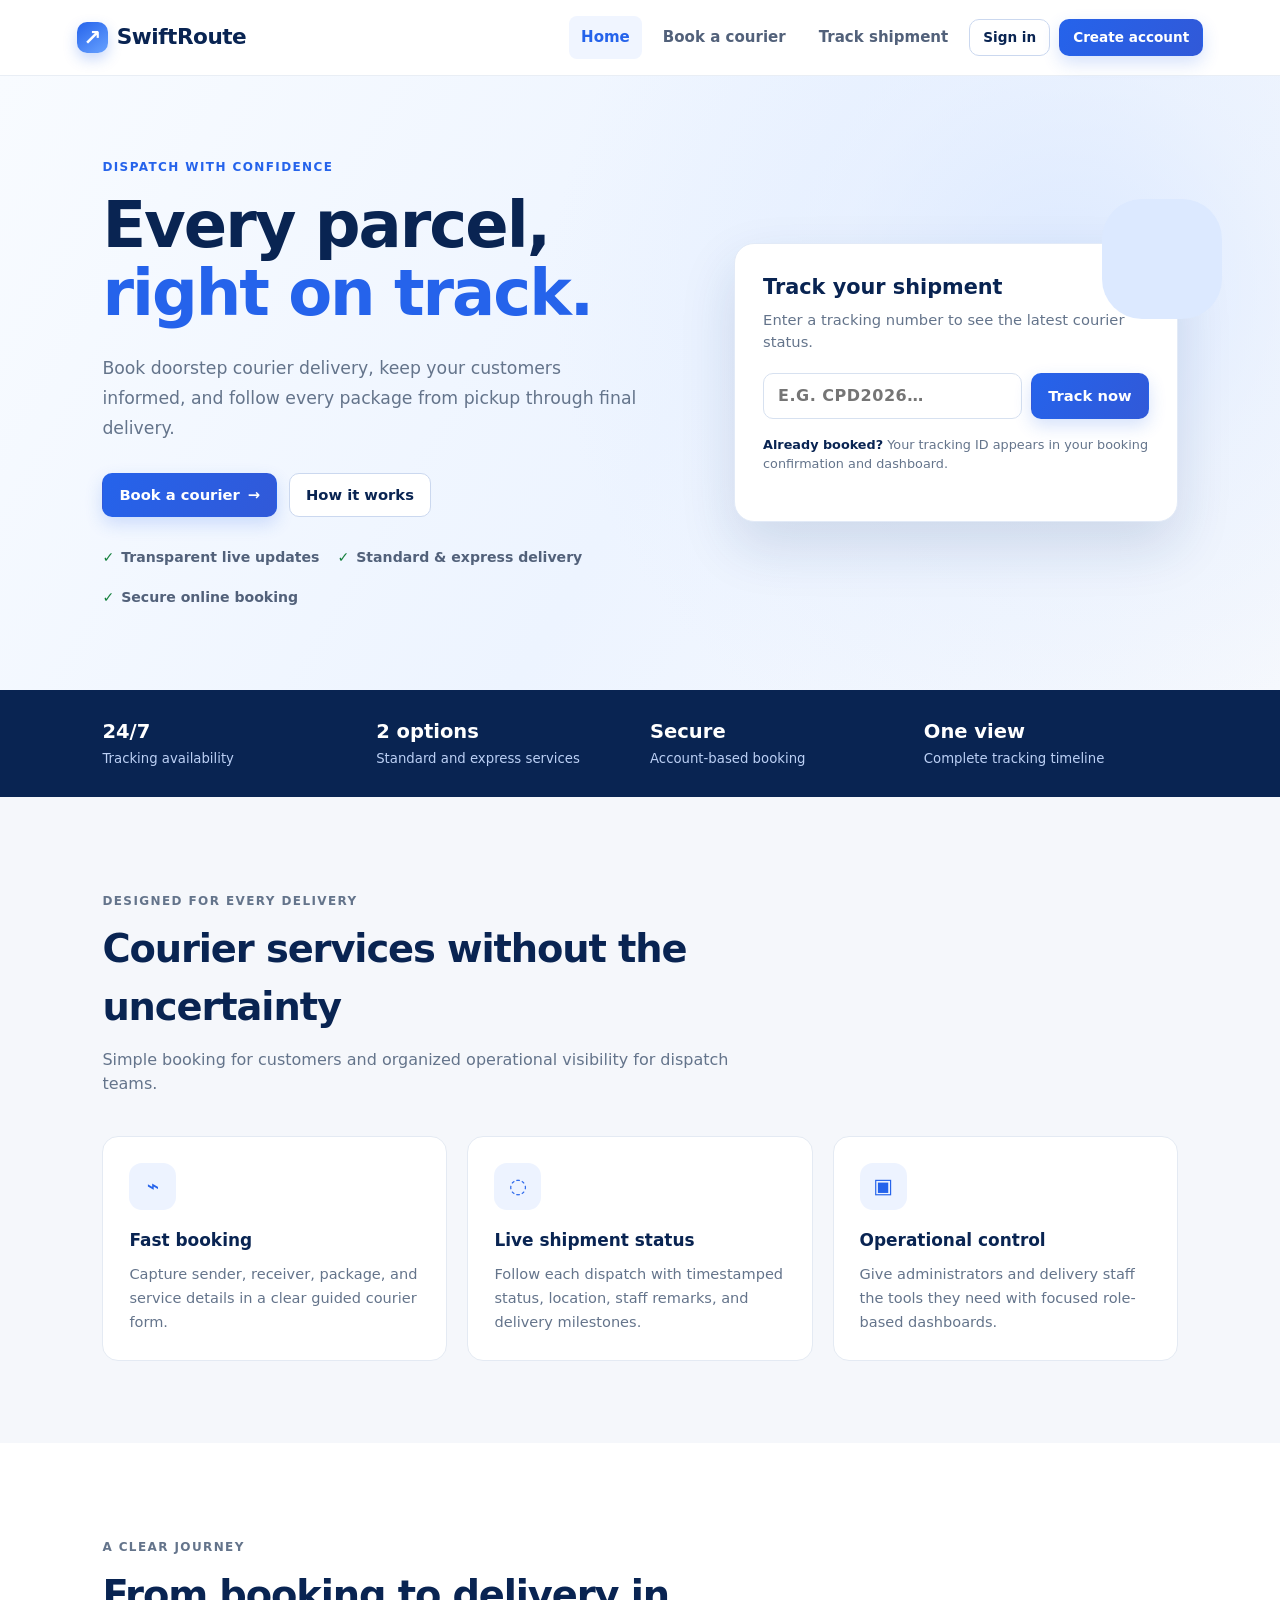
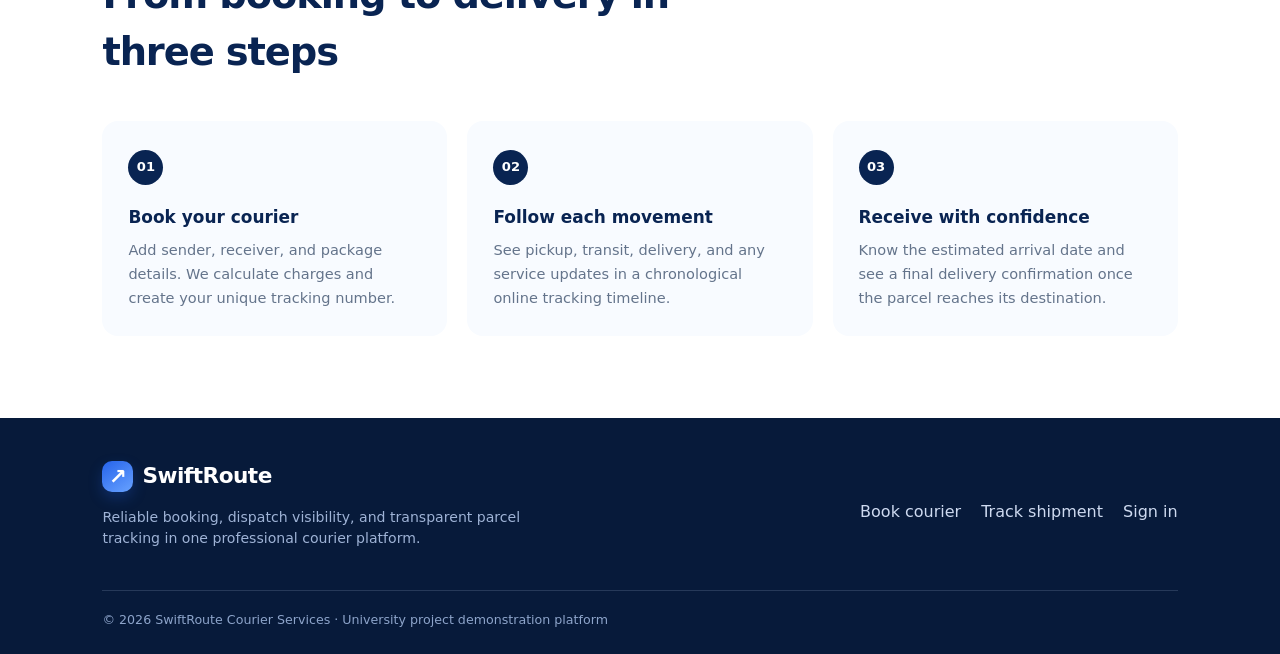
<file: frontend/index.html>
<!doctype html>
<html lang="en">
<head>
  <meta charset="utf-8">
  <meta name="viewport" content="width=device-width, initial-scale=1">
  <meta name="description" content="SwiftRoute courier package dispatch and tracking platform.">
  <title>SwiftRoute — Reliable courier dispatch and tracking</title>
  <link rel="stylesheet" href="css/style.css"><link rel="stylesheet" href="css/dashboard.css"><link rel="stylesheet" href="css/forms.css"><link rel="stylesheet" href="css/responsive.css">
  <script defer src="js/api.js"></script><script defer src="js/auth.js"></script><script defer src="js/main.js"></script>
</head>
<body data-layout="public" data-page="index">
  <div id="site-shell"></div>
  <main>
    <section class="hero">
      <div class="hero-copy">
        <p class="eyebrow">Dispatch with confidence</p>
        <h1>Every parcel, <span>right on track.</span></h1>
        <p class="hero-subtitle">Book doorstep courier delivery, keep your customers informed, and follow every package from pickup through final delivery.</p>
        <div class="hero-actions"><a class="button" href="book-courier.html">Book a courier <span>→</span></a><a class="button button-outline" href="#how-it-works">How it works</a></div>
        <div class="hero-points"><span>Transparent live updates</span><span>Standard & express delivery</span><span>Secure online booking</span></div>
      </div>
      <aside class="track-panel" aria-label="Track a shipment">
        <h2>Track your shipment</h2><p>Enter a tracking number to see the latest courier status.</p>
        <form class="track-form" data-track-redirect>
          <input name="tracking" autocomplete="off" placeholder="e.g. CPD2026…" aria-label="Tracking number">
          <button class="button" type="submit">Track now</button>
        </form>
        <p class="track-help"><strong>Already booked?</strong> Your tracking ID appears in your booking confirmation and dashboard.</p>
      </aside>
    </section>
    <section class="trust-strip" aria-label="Courier service highlights"><div class="trust-item"><strong>24/7</strong><span>Tracking availability</span></div><div class="trust-item"><strong>2 options</strong><span>Standard and express services</span></div><div class="trust-item"><strong>Secure</strong><span>Account-based booking</span></div><div class="trust-item"><strong>One view</strong><span>Complete tracking timeline</span></div></section>
    <section class="section" id="services"><div class="section-heading"><p class="eyebrow">Designed for every delivery</p><h2>Courier services without the uncertainty</h2><p>Simple booking for customers and organized operational visibility for dispatch teams.</p></div><div class="service-grid"><article class="service-card"><div class="service-icon">⌁</div><h3>Fast booking</h3><p>Capture sender, receiver, package, and service details in a clear guided courier form.</p></article><article class="service-card"><div class="service-icon">◌</div><h3>Live shipment status</h3><p>Follow each dispatch with timestamped status, location, staff remarks, and delivery milestones.</p></article><article class="service-card"><div class="service-icon">▣</div><h3>Operational control</h3><p>Give administrators and delivery staff the tools they need with focused role-based dashboards.</p></article></div></section>
    <section class="section section-alt" id="how-it-works"><div class="section-heading"><p class="eyebrow">A clear journey</p><h2>From booking to delivery in three steps</h2></div><div class="steps-grid"><article class="step-card"><div class="step-no">01</div><h3>Book your courier</h3><p>Add sender, receiver, and package details. We calculate charges and create your unique tracking number.</p></article><article class="step-card"><div class="step-no">02</div><h3>Follow each movement</h3><p>See pickup, transit, delivery, and any service updates in a chronological online tracking timeline.</p></article><article class="step-card"><div class="step-no">03</div><h3>Receive with confidence</h3><p>Know the estimated arrival date and see a final delivery confirmation once the parcel reaches its destination.</p></article></div></section>
  </main>
  <footer id="site-footer"></footer>
</body>
</html>
</file>
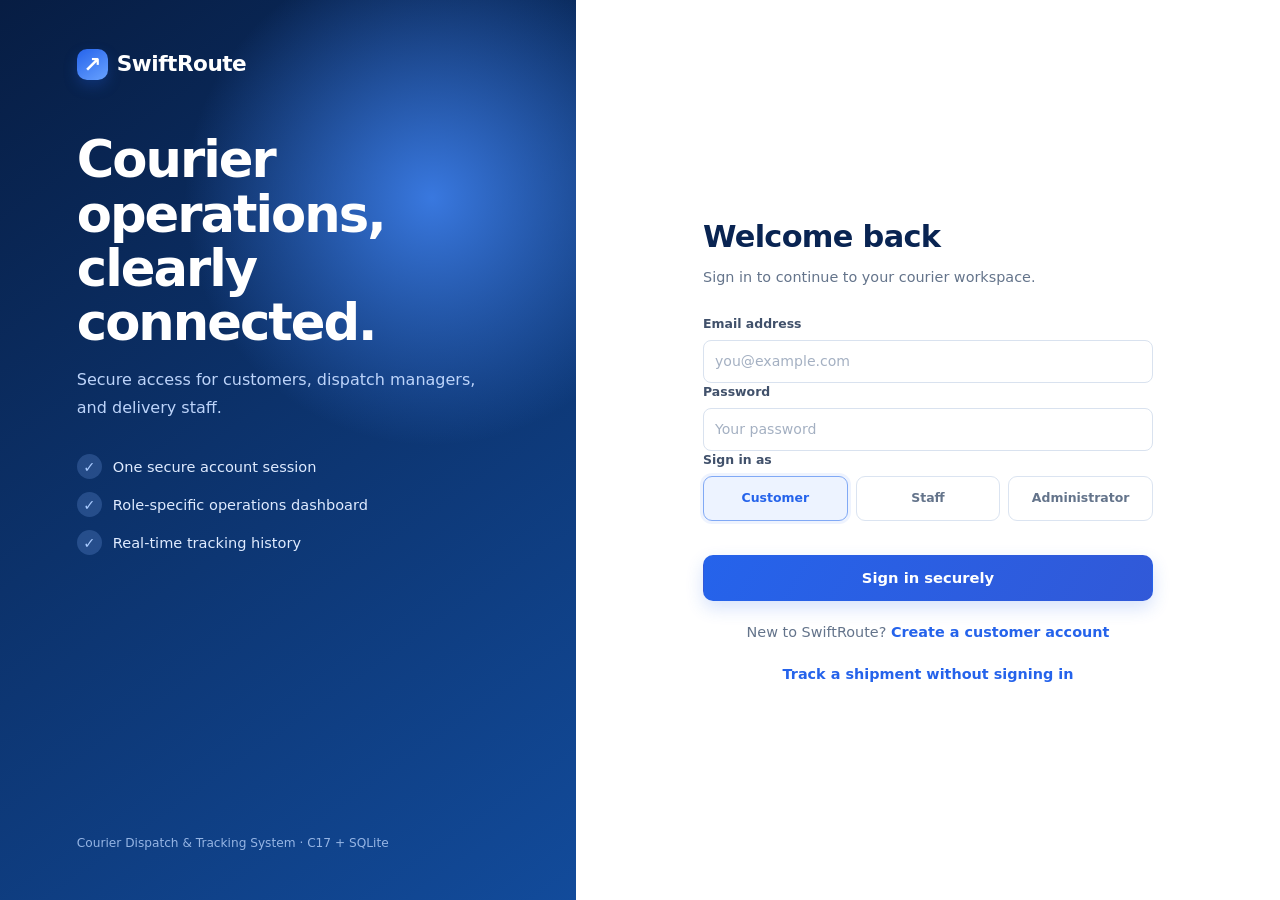
<file: frontend/login.html>
<!doctype html>
<html lang="en"><head><meta charset="utf-8"><meta name="viewport" content="width=device-width, initial-scale=1"><title>Sign in — SwiftRoute</title><link rel="stylesheet" href="css/style.css"><link rel="stylesheet" href="css/forms.css"><link rel="stylesheet" href="css/responsive.css"><script defer src="js/api.js"></script><script defer src="js/auth.js"></script><script defer src="js/main.js"></script><script>window.addEventListener('DOMContentLoaded', function () { if (window.Auth && typeof window.Auth.initLogin === 'function') { window.Auth.initLogin(); } });</script></head>
<body><main class="auth-page"><aside class="auth-aside"><div><a class="brand" href="index.html"><span class="brand-mark">↗</span><span>SwiftRoute</span></a><h1>Courier operations, clearly connected.</h1><p>Secure access for customers, dispatch managers, and delivery staff.</p><div class="auth-list"><div><span>✓</span>One secure account session</div><div><span>✓</span>Role-specific operations dashboard</div><div><span>✓</span>Real-time tracking history</div></div></div><small class="auth-note">Courier Dispatch & Tracking System · C17 + SQLite</small></aside><section class="auth-main"><form class="auth-form-card" id="login-form"><h2>Welcome back</h2><p>Sign in to continue to your courier workspace.</p><div class="form-field"><label>Email address</label><input type="email" name="email" autocomplete="email" required placeholder="you@example.com"></div><div class="form-field"><label>Password</label><input type="password" name="password" autocomplete="current-password" required placeholder="Your password"></div><div class="form-field"><label>Sign in as</label><div class="role-select"><label><input type="radio" name="role" value="CUSTOMER" checked><span>Customer</span></label><label><input type="radio" name="role" value="STAFF"><span>Staff</span></label><label><input type="radio" name="role" value="ADMIN"><span>Administrator</span></label></div></div><button class="button" type="submit">Sign in securely</button><p class="auth-switch">New to SwiftRoute? <a href="register.html">Create a customer account</a></p><p class="auth-switch"><a href="track.html">Track a shipment without signing in</a></p></form></section></main></body></html>
</file>
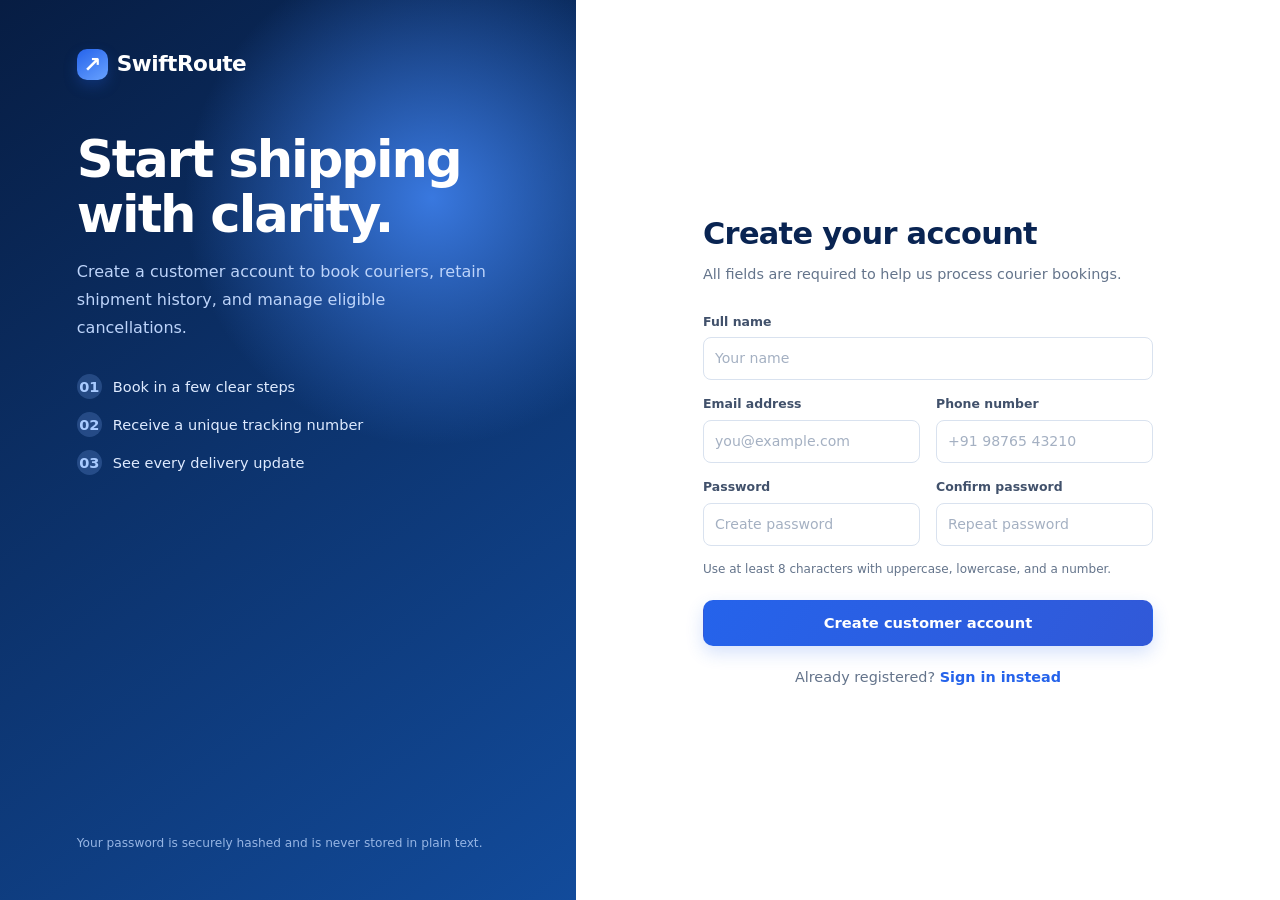
<file: frontend/register.html>
<!doctype html>
<html lang="en"><head><meta charset="utf-8"><meta name="viewport" content="width=device-width, initial-scale=1"><title>Create account — SwiftRoute</title><link rel="stylesheet" href="css/style.css"><link rel="stylesheet" href="css/forms.css"><link rel="stylesheet" href="css/responsive.css"><script defer src="js/api.js"></script><script defer src="js/auth.js"></script><script defer src="js/main.js"></script><script>window.addEventListener('DOMContentLoaded', function () { if (window.Auth && typeof window.Auth.initRegister === 'function') { window.Auth.initRegister(); } });</script></head>
<body><main class="auth-page"><aside class="auth-aside"><div><a class="brand" href="index.html"><span class="brand-mark">↗</span><span>SwiftRoute</span></a><h1>Start shipping with clarity.</h1><p>Create a customer account to book couriers, retain shipment history, and manage eligible cancellations.</p><div class="auth-list"><div><span>01</span>Book in a few clear steps</div><div><span>02</span>Receive a unique tracking number</div><div><span>03</span>See every delivery update</div></div></div><small class="auth-note">Your password is securely hashed and is never stored in plain text.</small></aside><section class="auth-main"><form class="auth-form-card" id="register-form"><h2>Create your account</h2><p>All fields are required to help us process courier bookings.</p><div class="form-grid"><div class="form-field span-2"><label>Full name</label><input name="name" autocomplete="name" required minlength="2" maxlength="120" placeholder="Your name"></div><div class="form-field"><label>Email address</label><input type="email" name="email" autocomplete="email" required placeholder="you@example.com"></div><div class="form-field"><label>Phone number</label><input type="tel" name="phone" autocomplete="tel" required placeholder="+91 98765 43210"></div><div class="form-field"><label>Password</label><input type="password" name="password" autocomplete="new-password" required minlength="8" placeholder="Create password"></div><div class="form-field"><label>Confirm password</label><input type="password" name="confirm_password" autocomplete="new-password" required minlength="8" placeholder="Repeat password"></div></div><p style="color:var(--muted);font-size:.75rem;margin:14px 0">Use at least 8 characters with uppercase, lowercase, and a number.</p><button class="button" type="submit">Create customer account</button><p class="auth-switch">Already registered? <a href="login.html">Sign in instead</a></p></form></section></main></body></html>
</file>
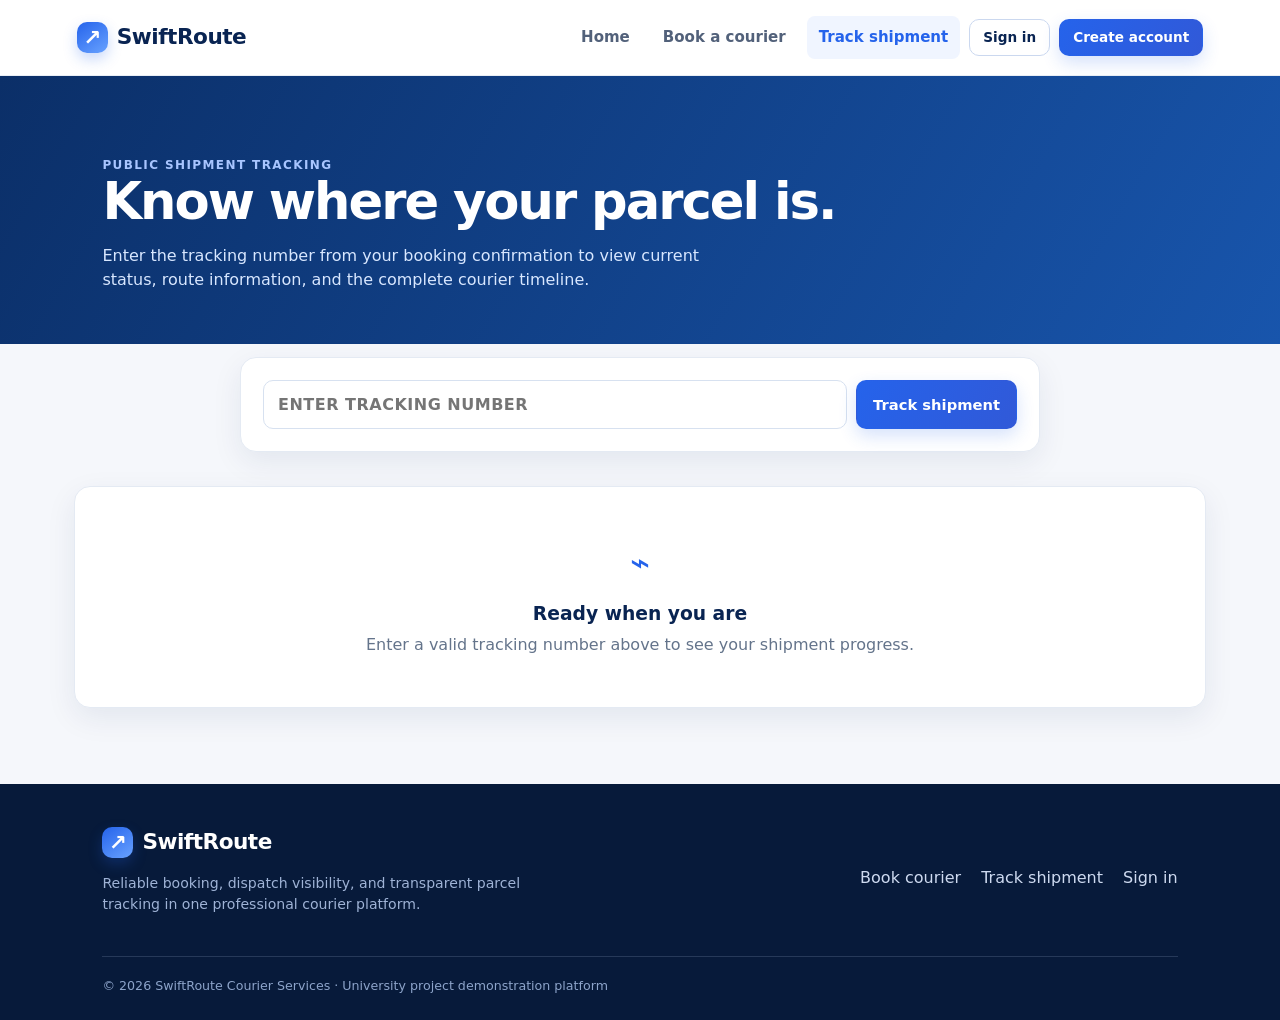
<file: frontend/track.html>
<!doctype html>
<html lang="en"><head><meta charset="utf-8"><meta name="viewport" content="width=device-width, initial-scale=1"><meta name="description" content="Track a SwiftRoute courier shipment in real time."><title>Track shipment — SwiftRoute</title><link rel="stylesheet" href="css/style.css"><link rel="stylesheet" href="css/dashboard.css"><link rel="stylesheet" href="css/forms.css"><link rel="stylesheet" href="css/responsive.css"><script defer src="js/api.js"></script><script defer src="js/auth.js"></script><script defer src="js/main.js"></script><script defer src="js/tracking.js"></script></head>
<body data-layout="public" data-page="track"><div id="site-shell"></div><main><section class="page-hero"><p class="eyebrow">Public shipment tracking</p><h1>Know where your parcel is.</h1><p>Enter the tracking number from your booking confirmation to view current status, route information, and the complete courier timeline.</p></section><section class="page-container"><section class="card tracking-search-card"><form id="tracking-form" class="track-form"><input id="tracking-number" name="tracking" autocomplete="off" placeholder="Enter tracking number" aria-label="Tracking number"><button class="button" type="submit">Track shipment</button></form></section><section id="tracking-result" class="card"><div class="empty-state"><div class="empty-icon">⌁</div><h3>Ready when you are</h3><p>Enter a valid tracking number above to see your shipment progress.</p></div></section></section></main><footer id="site-footer"></footer></body></html>
</file>
<file: frontend/css/style.css>
/* SwiftRoute public site foundation */
:root {
  --navy: #092452;
  --navy-2: #0e3574;
  --blue: #2563eb;
  --royal: #3159d8;
  --sky: #eaf1ff;
  --ink: #182338;
  --muted: #64748b;
  --line: #e4eaf3;
  --bg: #f5f7fb;
  --card: #ffffff;
  --success: #15803d;
  --success-bg: #eaf8ef;
  --warning: #c76a05;
  --warning-bg: #fff5e5;
  --danger: #c93344;
  --danger-bg: #fff0f1;
  --shadow: 0 10px 30px rgba(16, 42, 88, .08);
  --radius: 16px;
  --radius-sm: 10px;
}
* { box-sizing: border-box; }
html { scroll-behavior: smooth; }
body { margin: 0; min-width: 320px; color: var(--ink); background: var(--bg); font-family: Inter, ui-sans-serif, system-ui, -apple-system, BlinkMacSystemFont, "Segoe UI", sans-serif; line-height: 1.5; }
a { color: inherit; text-decoration: none; }
button, input, select, textarea { font: inherit; }
button { cursor: pointer; }
button:disabled { cursor: wait; opacity: .7; }
.public-header { height: 76px; padding: 0 clamp(20px, 6vw, 96px); background: rgba(255,255,255,.94); backdrop-filter: blur(14px); border-bottom: 1px solid rgba(228,234,243,.8); display: flex; align-items: center; gap: 28px; position: sticky; top: 0; z-index: 20; }
.brand { color: var(--navy); font-weight: 800; letter-spacing: -.5px; font-size: 1.35rem; display: inline-flex; align-items: center; gap: 9px; white-space: nowrap; }
.brand-mark { width: 31px; height: 31px; background: linear-gradient(145deg, var(--blue), #68a2ff); color: white; display: inline-grid; place-items: center; border-radius: 10px; font-weight: 900; box-shadow: 0 6px 14px rgba(37,99,235,.25); }
.public-nav { display: flex; align-items: center; gap: 9px; margin-left: auto; }
.public-nav > a:not(.button) { color: #52617a; font-size: .94rem; font-weight: 650; padding: 10px 12px; border-radius: 8px; }
.public-nav > a:not(.button):hover, .public-nav > a.active { color: var(--blue); background: #f0f5ff; }
.nav-toggle { display: none; margin-left: auto; border: 0; background: none; color: var(--navy); font-size: 1.3rem; }
.button { min-height: 42px; display: inline-flex; align-items: center; justify-content: center; gap: 8px; padding: 10px 16px; border: 1px solid transparent; border-radius: 10px; color: #fff; background: linear-gradient(120deg, var(--blue), var(--royal)); font-size: .92rem; font-weight: 750; box-shadow: 0 7px 17px rgba(37,99,235,.19); transition: transform .18s ease, box-shadow .18s ease, background .18s ease; }
.button:hover:not(:disabled) { transform: translateY(-1px); box-shadow: 0 10px 21px rgba(37,99,235,.28); }
.button-small { min-height: 36px; padding: 7px 13px; font-size: .85rem; }
.button-outline { border-color: #cbd8ef; color: var(--navy); background: #fff; box-shadow: none; }
.button-outline:hover:not(:disabled) { background: #f2f6ff; }
.button-secondary { color: var(--navy); background: #e8efff; box-shadow: none; }
.button-danger { background: var(--danger); box-shadow: 0 7px 17px rgba(201,51,68,.16); }
.button-success { background: var(--success); box-shadow: 0 7px 17px rgba(21,128,61,.16); }
.button-ghost { background: transparent; color: var(--blue); box-shadow: none; padding-inline: 8px; }
.button-ghost:hover { background: #edf4ff; }
.hero { min-height: 610px; padding: 82px clamp(20px, 8vw, 128px); display: grid; grid-template-columns: minmax(0,1.1fr) minmax(320px,.9fr); align-items: center; gap: clamp(35px, 7vw, 110px); background: radial-gradient(circle at 83% 35%, #dce9ff 0, rgba(220,233,255,.35) 20%, transparent 45%), linear-gradient(120deg,#f8fbff 0%,#edf4ff 53%,#f7f9fd 100%); overflow: hidden; }
.hero-copy { max-width: 690px; }
.eyebrow { color: var(--blue); text-transform: uppercase; letter-spacing: 1.4px; font-weight: 800; font-size: .75rem; margin: 0 0 16px; }
h1 { letter-spacing: -2px; line-height: 1.06; font-size: clamp(2.5rem, 5vw, 4.5rem); margin: 0; color: var(--navy); }
.hero h1 span { color: var(--blue); }
.hero-subtitle { font-size: 1.08rem; color: var(--muted); line-height: 1.75; margin: 25px 0 30px; max-width: 600px; }
.hero-actions { display: flex; flex-wrap: wrap; gap: 12px; }
.hero-points { display: flex; flex-wrap: wrap; gap: 18px; margin-top: 30px; color: #52617a; font-size: .88rem; font-weight: 650; }
.hero-points span::before { content: '✓'; color: var(--success); font-weight: 900; margin-right: 7px; }
.track-panel { background: white; border: 1px solid #e2eaf7; border-radius: 20px; padding: 28px; box-shadow: 0 24px 55px rgba(18,55,112,.14); position: relative; }
.track-panel::before { content: ''; width: 120px; height: 120px; border-radius: 40px; position: absolute; right: -45px; top: -45px; background: #dce9ff; z-index: 0; }
.track-panel > * { position: relative; z-index: 1; }
.track-panel h2 { margin: 0 0 5px; color: var(--navy); font-size: 1.3rem; }
.track-panel p { color: var(--muted); margin: 0 0 20px; font-size: .92rem; }
.track-form { display: flex; gap: 9px; }
.track-form input { min-width: 0; flex: 1; height: 46px; padding: 0 14px; border: 1px solid #d7e1f0; border-radius: 10px; outline: none; text-transform: uppercase; font-weight: 650; letter-spacing: .5px; }
.track-form input:focus { border-color: var(--blue); box-shadow: 0 0 0 3px rgba(37,99,235,.12); }
.track-help { margin-top: 16px !important; font-size: .8rem !important; }
.track-help strong { color: var(--navy); }
.section { padding: 82px clamp(20px, 8vw, 128px); }
.section-alt { background: #fff; }
.section-heading { max-width: 650px; margin-bottom: 40px; }
.section-heading .eyebrow { margin-bottom: 10px; }
.section-heading h2 { margin: 0; font-size: clamp(1.8rem, 3vw, 2.55rem); letter-spacing: -1.1px; color: var(--navy); }
.section-heading p { color: var(--muted); margin: 13px 0 0; }
.service-grid, .steps-grid { display: grid; grid-template-columns: repeat(3, 1fr); gap: 20px; }
.service-card, .step-card { background: #fff; border: 1px solid var(--line); padding: 26px; border-radius: var(--radius); transition: transform .2s, box-shadow .2s; }
.service-card:hover { transform: translateY(-4px); box-shadow: var(--shadow); }
.service-icon { width: 47px; height: 47px; background: #edf3ff; color: var(--blue); border-radius: 13px; display: grid; place-items: center; font-size: 1.3rem; font-weight: 900; margin-bottom: 18px; }
.service-card h3, .step-card h3 { color: var(--navy); font-size: 1.06rem; margin: 0 0 8px; }
.service-card p, .step-card p { margin: 0; color: var(--muted); font-size: .91rem; line-height: 1.65; }
.step-card { position: relative; background: #f8fbff; border: 0; padding-top: 29px; }
.step-no { display: grid; place-items: center; width: 35px; height: 35px; border-radius: 50%; background: var(--navy); color: white; font-size: .82rem; font-weight: 800; margin-bottom: 20px; }
.trust-strip { display: grid; grid-template-columns: repeat(4,1fr); gap: 20px; padding: 27px clamp(20px, 8vw, 128px); background: var(--navy); color: white; }
.trust-item strong { display: block; font-size: 1.22rem; }
.trust-item span { color: #bcd0f5; font-size: .83rem; }
.site-footer { background: #071a3a; color: #cedaf0; padding: 42px clamp(20px, 8vw, 128px) 24px; }
.footer-top { display: flex; justify-content: space-between; gap: 30px; border-bottom: 1px solid rgba(197,215,245,.16); padding-bottom: 27px; }
.site-footer .brand { color: white; }
.site-footer p { color: #9fb3d6; max-width: 450px; font-size: .88rem; }
.footer-links { display: flex; gap: 20px; align-items: center; flex-wrap: wrap; }
.footer-links a:hover { color: white; }
.footer-bottom { font-size: .79rem; color: #8da4ca; padding-top: 20px; }
.page-hero { padding: 64px clamp(20px, 8vw, 128px) 52px; background: linear-gradient(120deg,#0b2f68,#1855ac); color: white; }
.page-hero .eyebrow { color: #a8c5ff; }
.page-hero h1 { color: white; font-size: clamp(2.1rem,4vw,3.4rem); }
.page-hero p { color: #d8e7ff; max-width: 610px; margin: 16px 0 0; }
.page-container { max-width: 1180px; padding: 42px 24px 76px; margin: 0 auto; }
.card { background: var(--card); border: 1px solid var(--line); box-shadow: var(--shadow); border-radius: var(--radius); }
.loading-block { min-height: 170px; display: grid; place-items: center; color: var(--muted); }
.spinner { display: inline-block; width: 15px; height: 15px; margin-right: 6px; border: 2px solid currentColor; border-right-color: transparent; border-radius: 50%; animation: spin .7s linear infinite; vertical-align: -2px; }
@keyframes spin { to { transform: rotate(360deg); } }
.toast-holder { position: fixed; right: 20px; top: 90px; z-index: 100; width: min(390px, calc(100vw - 40px)); display: grid; gap: 10px; }
.toast { padding: 13px 14px; border-radius: 11px; box-shadow: 0 12px 30px rgba(15,23,42,.16); background: white; border-left: 4px solid var(--blue); display: grid; grid-template-columns: 23px 1fr 20px; gap: 9px; align-items: center; font-size: .9rem; animation: slideIn .22s ease-out; }
.toast-success { border-color: var(--success); }.toast-error { border-color: var(--danger); }.toast-mark { font-weight: 900; color: var(--blue); }.toast-success .toast-mark { color: var(--success); }.toast-error .toast-mark { color: var(--danger); }.toast button { border: 0; background: none; font-size: 1.2rem; color: var(--muted); padding: 0; }
@keyframes slideIn { from { transform: translateX(18px); opacity: 0; } to { transform: none; opacity: 1; } }
.empty-state { min-height: 220px; display: grid; place-content: center; text-align: center; padding: 30px; color: var(--muted); }.empty-state h3 { color: var(--navy); margin: 12px 0 5px; }.empty-state p { margin: 0; }.empty-icon { font-size: 2.1rem; color: var(--blue); }
</file>
<file: frontend/css/dashboard.css>
/* Dashboard shell, data views, status timeline, and management controls */
.app-layout { min-height: 100vh; display: grid; grid-template-columns: 255px minmax(0,1fr); }
.sidebar { position: fixed; inset: 0 auto 0 0; width: 255px; padding: 24px 14px 17px; background: linear-gradient(180deg,#071d43,#0a2e68); color: #c5d7f5; display: flex; flex-direction: column; z-index: 30; box-shadow: 3px 0 18px rgba(5,28,72,.1); }
.sidebar-brand { color: #fff; padding: 0 11px; margin-bottom: 23px; }.sidebar-brand .brand-mark { background: linear-gradient(145deg,#4c88ff,#93b6ff); }
.sidebar-role { margin: 0 10px 13px; color: #88a9dc; font-size: .69rem; font-weight: 800; letter-spacing: 1.1px; text-transform: uppercase; }
.sidebar-nav { display: grid; gap: 4px; }.sidebar-link { min-height: 43px; padding: 0 11px; border: 0; width: 100%; background: transparent; color: #bfd0ee; border-radius: 9px; display: flex; align-items: center; gap: 13px; text-align: left; font-size: .91rem; font-weight: 650; transition: background .18s,color .18s; }.sidebar-link svg { width: 19px; height: 19px; stroke: currentColor; fill: none; stroke-width: 1.8; }.sidebar-link:hover,.sidebar-link.active { color: white; background: rgba(111,159,244,.18); }.sidebar-link.active { box-shadow: inset 3px 0 0 #76a7ff; }
.sidebar-footer { border-top: 1px solid rgba(166,196,242,.16); padding: 15px 8px 0; margin-top: auto; }.user-mini { display: flex; gap: 9px; align-items: center; margin-bottom: 10px; }.user-mini strong,.user-mini small { overflow: hidden; white-space: nowrap; text-overflow: ellipsis; display:block; }.user-mini strong { color: white; font-size: .82rem; }.user-mini small { color:#91acd4; font-size:.69rem; max-width: 160px; }.sidebar-footer .sidebar-link { color:#acc1e4; }.logout-button svg { transform: rotate(45deg); }
.app-main { min-width: 0; grid-column: 2; }.app-header { height: 67px; padding: 0 clamp(20px,4vw,48px); display: flex; align-items: center; gap: 16px; background: rgba(255,255,255,.92); border-bottom: 1px solid var(--line); position: sticky; top: 0; z-index: 15; }.sidebar-toggle { display:none; border: 0; color:var(--navy); font-size:1.25rem; background: none; }.app-header-spacer { flex:1; }.header-track-link { color:var(--blue); font-size:.85rem; font-weight:750; }.avatar { width:34px; height:34px; flex:0 0 34px; border-radius:50%; background:#dce9ff; color:var(--navy); display:grid; place-items:center; font-weight:800; font-size:.82rem; }.header-avatar { background:var(--navy); color:white; }
.page-content { padding: clamp(22px,4vw,43px); max-width: 1550px; margin:auto; }.page-title-row { display:flex; justify-content:space-between; align-items:flex-start; gap:20px; margin-bottom:25px; }.page-title-row h1 { margin:0; font-size:clamp(1.65rem,3vw,2.15rem); letter-spacing:-1.05px; }.page-title-row p { margin:7px 0 0; color:var(--muted); font-size:.91rem; }.page-actions { display:flex; gap:9px; align-items:center; flex-wrap:wrap; }
.stats-grid { display:grid; grid-template-columns: repeat(4,minmax(0,1fr)); gap:16px; margin-bottom:23px; }.stat-card { position:relative; overflow:hidden; min-height:132px; padding:20px; background:white; border:1px solid var(--line); border-radius:14px; box-shadow:0 6px 20px rgba(15,44,92,.05); }.stat-card::after { content:''; position:absolute; right:-26px; bottom:-31px; width:94px; height:94px; border-radius:28px; background:#f1f5ff; transform:rotate(22deg); }.stat-label { color:var(--muted); font-weight:700; font-size:.77rem; text-transform:uppercase; letter-spacing:.65px; position:relative; z-index:1; }.stat-value { color:var(--navy); font-size:1.84rem; line-height:1.1; font-weight:850; letter-spacing:-1px; margin:13px 0 7px; position:relative; z-index:1; }.stat-detail { color:var(--muted); font-size:.76rem; position:relative; z-index:1; }.stat-card.blue .stat-value { color:var(--blue); }.stat-card.green .stat-value { color:var(--success); }.stat-card.orange .stat-value { color:var(--warning); }.stat-card.red .stat-value { color:var(--danger); }
.dashboard-grid { display:grid; grid-template-columns: minmax(0,1.45fr) minmax(300px,.8fr); gap:20px; margin-bottom:20px; }.panel { background:white; border:1px solid var(--line); border-radius:14px; box-shadow:0 6px 20px rgba(15,44,92,.05); overflow:hidden; }.panel-heading { min-height:65px; padding:0 20px; border-bottom:1px solid var(--line); display:flex; align-items:center; justify-content:space-between; gap:10px; }.panel-heading h2 { margin:0; font-size:1rem; color:var(--navy); }.panel-heading a { color:var(--blue); font-size:.8rem; font-weight:750; }.panel-body { padding:20px; }
.table-wrap { width:100%; overflow:auto; }.data-table { width:100%; min-width:700px; border-collapse:collapse; }.data-table th { color:#667896; background:#f8faff; text-align:left; padding:12px 16px; font-size:.71rem; letter-spacing:.58px; text-transform:uppercase; white-space:nowrap; }.data-table td { padding:14px 16px; border-top:1px solid #edf0f5; color:#41516b; font-size:.86rem; vertical-align:middle; }.data-table tr:hover td { background:#fbfdff; }.data-table a.table-link { color:var(--blue); font-weight:750; }.table-main { color:var(--navy); font-weight:730; }.table-sub { color:var(--muted); display:block; font-size:.75rem; margin-top:2px; }.table-actions { white-space:nowrap; display:flex; gap:5px; }.icon-action { width:31px; height:31px; border:1px solid #dce5f2; background:white; color:var(--blue); border-radius:8px; display:inline-grid; place-items:center; font-size:.84rem; }.icon-action:hover { background:#eef4ff; }.icon-action.danger { color:var(--danger); }.small-action { padding:5px 8px; border:1px solid #dce5f2; border-radius:7px; color:var(--blue); background:#fff; font-weight:700; font-size:.75rem; }
.status { display:inline-flex; align-items:center; white-space:nowrap; border-radius:999px; padding:4px 9px; color:#52617a; background:#eef2f7; font-size:.69rem; font-weight:800; letter-spacing:.2px; }.status-booked { color:#466177; background:#edf2f6; }.status-picked_up { color:#82560b; background:#fff5db; }.status-in_transit { color:#255ac2; background:#eaf1ff; }.status-out_for_delivery { color:#7747b8; background:#f3edff; }.status-delivered { color:#167041; background:#e9f8ee; }.status-delivery_failed,.status-cancelled { color:#bd3946; background:#fff0f1; }
.filter-bar { padding:16px; display:flex; gap:10px; flex-wrap:wrap; align-items:center; background:white; border:1px solid var(--line); border-radius:13px; margin-bottom:17px; box-shadow:0 5px 16px rgba(15,44,92,.04); }.filter-bar .field { flex:1 1 190px; }.filter-bar input,.filter-bar select { width:100%; height:39px; border:1px solid #d9e2ef; border-radius:8px; padding:0 10px; outline:none; color:var(--ink); background:white; font-size:.84rem; }.filter-bar input:focus,.filter-bar select:focus { border-color:var(--blue); box-shadow:0 0 0 3px rgba(37,99,235,.1); }.filter-bar .button { min-height:39px; }
.pagination { padding:14px 17px; border-top:1px solid var(--line); display:flex; justify-content:space-between; align-items:center; gap:10px; color:var(--muted); font-size:.8rem; }.pagination-controls { display:flex; gap:5px; }.pagination button { min-width:31px; height:30px; border:1px solid #d8e2ef; border-radius:7px; background:white; color:var(--navy); font-weight:750; }.pagination button:disabled { opacity:.45; cursor:not-allowed; }
.chart-box { min-height:285px; position:relative; }.chart-box canvas { max-height:280px; }.legend-list { display:grid; gap:12px; }.legend-item { display:flex; align-items:center; justify-content:space-between; font-size:.84rem; }.legend-dot { width:9px;height:9px;border-radius:50%;display:inline-block;margin-right:8px; }.legend-label { color:#52617a; }.legend-value { color:var(--navy);font-weight:800; }
.timeline { padding:4px 0; }.timeline-event { position:relative; display:grid; grid-template-columns:18px 1fr; gap:14px; padding:0 0 22px; }.timeline-event:not(:last-child)::before { content:''; position:absolute; left:8px; top:17px; width:2px; height:calc(100% - 5px); background:#dce6f6; }.timeline-dot { width:18px;height:18px;border-radius:50%;background:#c4d4ef;border:4px solid #eef4ff;z-index:1; }.timeline-event:first-child .timeline-dot { background:var(--blue); }.timeline-title { display:flex; justify-content:space-between; align-items:start; gap:12px; }.timeline-title strong { color:var(--navy);font-size:.92rem; }.timeline-time { color:var(--muted);font-size:.73rem;white-space:nowrap; }.timeline-event p { margin:4px 0;color:#52617a;font-size:.83rem; }.timeline-location { color:var(--blue);font-size:.76rem;font-weight:700; }.timeline-by { color:#75839a;font-size:.73rem; }
.details-grid { display:grid; grid-template-columns:1fr 1fr; gap:20px; }.detail-card { background:#fff;border:1px solid var(--line);border-radius:14px;box-shadow:0 5px 16px rgba(15,44,92,.04); overflow:hidden; }.detail-card h2 { font-size:1rem;color:var(--navy);margin:0;padding:17px 20px;border-bottom:1px solid var(--line); }.detail-list { padding:9px 20px 15px;margin:0; }.detail-list div { display:grid; grid-template-columns:140px 1fr; gap:12px;padding:9px 0;border-bottom:1px dashed #e8edf4;font-size:.85rem; }.detail-list div:last-child { border:0; }.detail-list dt { color:var(--muted); }.detail-list dd { margin:0;color:var(--ink);font-weight:650;word-break:break-word; }.detail-wide { grid-column:1/-1; }.shipment-summary { background:linear-gradient(120deg,#0c2d66,#1c58a9);color:#fff;border-radius:15px;padding:24px;display:flex;justify-content:space-between;gap:20px;align-items:center;margin-bottom:20px; }.shipment-summary h1 { color:white;font-size:1.7rem;letter-spacing:-.6px;margin:4px 0 0; }.shipment-summary .summary-label { color:#b9d3fc;font-size:.75rem;text-transform:uppercase;letter-spacing:1px;font-weight:800; }.shipment-summary .status { font-size:.74rem; }
.action-panel { margin-top:20px;padding:20px;background:white;border:1px solid var(--line);border-radius:14px;box-shadow:0 5px 16px rgba(15,44,92,.04); }.action-panel h2 { margin:0 0 6px;color:var(--navy);font-size:1rem; }.action-panel p { color:var(--muted);font-size:.84rem;margin:0 0 15px; }.inline-form { display:flex;gap:10px;align-items:end;flex-wrap:wrap; }.inline-form .form-field { flex:1 1 150px; }.inline-form textarea { min-height:44px; }.profile-card { padding:22px; }.profile-card h2 { color:var(--navy);font-size:1.06rem;margin:0 0 3px; }.profile-card p { color:var(--muted);font-size:.83rem;margin:0 0 18px; }
.modal-backdrop { position:fixed;inset:0;background:rgba(7,26,58,.52);z-index:70;display:grid;place-items:center;padding:20px; }.modal { width:min(650px,100%);max-height:calc(100vh - 40px);overflow:auto;background:#fff;border-radius:16px;box-shadow:0 25px 70px rgba(0,0,0,.25); }.modal-head { padding:18px 21px;border-bottom:1px solid var(--line);display:flex;align-items:center;justify-content:space-between; }.modal-head h2 { margin:0;color:var(--navy);font-size:1.1rem; }.modal-close { border:0;background:none;font-size:1.35rem;color:var(--muted); }.modal-body { padding:21px; }.modal-foot { padding:16px 21px;border-top:1px solid var(--line);display:flex;justify-content:flex-end;gap:9px; }.mini-form-title { color:var(--navy);font-size:.9rem;margin:4px 0 0; }.soft-line { border:0;border-top:1px solid var(--line);margin:22px 0; }.hide { display:none !important; }
</file>
<file: frontend/css/forms.css>
/* Auth, booking, edit, and tracking forms */
.auth-page { min-height:100vh; display:grid; grid-template-columns:minmax(340px,.9fr) minmax(420px,1.1fr); background:#fff; }.auth-aside { padding:48px clamp(28px,6vw,88px); background:radial-gradient(circle at 75% 22%,#3978df 0,transparent 30%),linear-gradient(145deg,#071d43,#124b9b); color:white; display:flex;flex-direction:column;justify-content:space-between; }.auth-aside .brand { color:white; }.auth-aside h1 { color:white;font-size:clamp(2.1rem,4vw,3.4rem);max-width:530px;margin:52px 0 17px; }.auth-aside p { max-width:490px;color:#bdd4fa;line-height:1.75; }.auth-list { display:grid;gap:13px;margin-top:32px; }.auth-list div { display:flex;align-items:center;gap:11px;color:#dfebff;font-size:.91rem; }.auth-list span { display:grid;place-items:center;width:25px;height:25px;border-radius:50%;background:rgba(130,177,255,.22);color:#a9cbff;font-weight:900; }.auth-note { font-size:.76rem;color:#96b5e4; }.auth-main { display:grid;place-items:center;padding:40px 24px; }.auth-form-card { width:min(450px,100%); }.auth-form-card h2 { margin:0;color:var(--navy);font-size:1.9rem;letter-spacing:-.7px; }.auth-form-card > p { color:var(--muted);font-size:.9rem;margin:7px 0 27px; }.auth-form-card .button { width:100%;min-height:46px;margin-top:8px; }.auth-switch { margin:21px 0 0 !important;text-align:center; }.auth-switch a { color:var(--blue);font-weight:800; }.role-select { display:grid; grid-template-columns:repeat(3,1fr);gap:8px;margin:5px 0 20px; }.role-select label { position:relative; cursor:pointer; }.role-select input { position:absolute;left:-9999px;top:0;width:1px;height:1px;opacity:0;pointer-events:none; }.role-select span { min-height:45px;border:1px solid #dbe4f1;display:grid;place-items:center;border-radius:9px;color:#64748b;font-size:.78rem;font-weight:750;cursor:pointer; }.role-select input:checked + span { background:#edf3ff;border-color:#81a9f5;color:var(--blue);box-shadow:0 0 0 3px rgba(37,99,235,.08); }
.form-section { padding:23px 25px; }.form-section + .form-section { border-top:1px solid var(--line); }.form-section-heading { display:flex;gap:12px;align-items:flex-start;margin-bottom:19px; }.form-section-heading .section-icon { width:35px;height:35px;border-radius:10px;background:#edf3ff;color:var(--blue);display:grid;place-items:center;font-weight:850; }.form-section-heading h2 { color:var(--navy);font-size:1.02rem;margin:0; }.form-section-heading p { color:var(--muted);font-size:.79rem;margin:2px 0 0; }.form-grid { display:grid;grid-template-columns:repeat(2,minmax(0,1fr));gap:15px 16px; }.form-grid.three { grid-template-columns:repeat(3,minmax(0,1fr)); }.form-field { min-width:0; }.form-field.span-2 { grid-column:span 2; }.form-field label { display:block;color:#41516b;font-size:.78rem;font-weight:750;margin-bottom:6px; }.form-field label .required { color:var(--danger); }.form-field input,.form-field select,.form-field textarea { display:block;width:100%;border:1px solid #d9e2ef;background:#fff;color:var(--ink);border-radius:8px;padding:10px 11px;outline:0;font-size:.88rem;transition:border-color .18s,box-shadow .18s; }.form-field input,.form-field select { min-height:41px; }.form-field textarea { min-height:83px;resize:vertical; }.form-field input:focus,.form-field select:focus,.form-field textarea:focus { border-color:var(--blue);box-shadow:0 0 0 3px rgba(37,99,235,.11); }.form-field input::placeholder,.form-field textarea::placeholder { color:#a4b0c2; }.form-field small { display:block;color:var(--muted);font-size:.71rem;margin-top:5px; }.form-actions { padding:19px 25px;background:#fafcff;border-top:1px solid var(--line);display:flex;align-items:center;justify-content:space-between;gap:14px; }.form-actions p { color:var(--muted);font-size:.77rem;margin:0; }.form-card { max-width:1050px;margin:0 auto;overflow:hidden; }.price-preview { background:linear-gradient(115deg,#eff5ff,#f8fbff);border:1px dashed #bcd1f7;border-radius:10px;padding:15px 17px;display:flex;align-items:center;justify-content:space-between;gap:20px; }.price-preview span { color:#52617a;font-size:.82rem; }.price-preview strong { color:var(--blue);font-size:1.25rem; }.booking-confirmation { max-width:700px;margin:0 auto;padding:44px 28px;text-align:center; }.confirm-mark { width:67px;height:67px;border-radius:50%;background:#e7f8ed;color:var(--success);font-size:2rem;font-weight:900;display:grid;place-items:center;margin:0 auto 15px; }.booking-confirmation h2 { color:var(--navy);font-size:1.7rem;margin:0; }.booking-confirmation p { color:var(--muted); }.tracking-id-box { margin:25px auto;background:#f2f6ff;border:1px dashed #b6ccf6;border-radius:12px;padding:16px;max-width:430px; }.tracking-id-box span { display:block;color:var(--muted);text-transform:uppercase;font-size:.71rem;font-weight:800;letter-spacing:1px; }.tracking-id-box strong { color:var(--navy);font-size:1.52rem;letter-spacing:1px;display:block;margin:5px 0; }.booking-meta { display:grid;grid-template-columns:1fr 1fr;gap:10px;max-width:430px;margin:0 auto 24px;text-align:left; }.booking-meta div { background:#f8fafc;padding:12px;border-radius:9px; }.booking-meta small { color:var(--muted);display:block;font-size:.7rem;text-transform:uppercase;letter-spacing:.5px; }.booking-meta strong { color:var(--navy);font-size:.9rem; }
.tracking-search-card { max-width:800px;margin:-29px auto 34px;padding:22px;position:relative; }.tracking-search-card .track-form input { height:49px; }.tracking-result-header { padding:24px;background:linear-gradient(120deg,#0b2f68,#1753a9);color:white;border-radius:14px 14px 0 0;display:flex;justify-content:space-between;gap:18px;align-items:center; }.tracking-result-header h2 { margin:4px 0 0;font-size:1.5rem;letter-spacing:.3px; }.tracking-result-header small { color:#b9d5ff;text-transform:uppercase;font-weight:800;letter-spacing:.8px; }.tracking-overview { display:grid;grid-template-columns:repeat(4,1fr);border:1px solid var(--line);border-top:0;border-radius:0 0 14px 14px;background:white; }.tracking-overview div { padding:18px;border-right:1px solid var(--line); }.tracking-overview div:last-child { border:0; }.tracking-overview span { display:block;color:var(--muted);font-size:.69rem;text-transform:uppercase;letter-spacing:.65px;font-weight:800; }.tracking-overview strong { color:var(--navy);font-size:.9rem;margin-top:5px;display:block; }.tracking-result-grid { display:grid;grid-template-columns:minmax(0,1fr) minmax(280px,.75fr);gap:20px;margin-top:20px; }.route-card,.tracking-timeline-card { padding:23px; }.route-card h3,.tracking-timeline-card h3 { color:var(--navy);font-size:1rem;margin:0 0 18px; }.route-points { display:grid;gap:20px; }.route-point { display:grid;grid-template-columns:16px 1fr;gap:10px;align-items:start; }.route-pin { width:12px;height:12px;border-radius:50%;background:var(--blue);margin-top:5px;box-shadow:0 0 0 5px #eaf1ff; }.route-point:last-child .route-pin { background:var(--success);box-shadow:0 0 0 5px #eaf8ef; }.route-point span { color:var(--muted);font-size:.72rem;text-transform:uppercase;font-weight:800;letter-spacing:.5px; }.route-point strong { color:var(--navy);display:block;font-size:.94rem; }
</file>
<file: frontend/css/responsive.css>
@media (max-width: 1050px) {
  .hero { grid-template-columns:1fr; min-height:auto; }.hero-copy { max-width:740px; }.track-panel { max-width:640px; }
  .service-grid,.steps-grid { grid-template-columns:repeat(2,1fr); }.stats-grid { grid-template-columns:repeat(2,1fr); }.dashboard-grid { grid-template-columns:1fr; }.tracking-overview { grid-template-columns:repeat(2,1fr); }.tracking-overview div:nth-child(2) { border-right:0; }.tracking-overview div:nth-child(n+3) { border-top:1px solid var(--line); }
  .auth-page { grid-template-columns:1fr; }.auth-aside { min-height:310px;padding:34px clamp(25px,7vw,70px); }.auth-aside h1 { margin:30px 0 12px; }.auth-note { display:none; }
}
@media (max-width: 820px) {
  .app-layout { display:block; }.app-main { width:100%; }.sidebar { transform:translateX(-105%);transition:transform .22s ease;width:min(280px,84vw); }.sidebar.open { transform:none; }.sidebar-toggle { display:block; }.page-content { padding:24px 18px 40px; }.app-header { padding:0 18px; }.details-grid { grid-template-columns:1fr; }.detail-wide { grid-column:auto; }.shipment-summary { align-items:flex-start;flex-direction:column; }
  .public-header { height:66px;padding:0 20px; }.nav-toggle { display:block; }.public-nav { display:none;position:absolute;top:66px;left:0;right:0;padding:14px 20px 20px;background:white;border-bottom:1px solid var(--line);box-shadow:0 10px 20px rgba(12,35,75,.1);align-items:stretch;flex-direction:column; }.public-nav.open { display:flex; }.public-nav > a:not(.button) { padding:9px; }.hero,.section { padding-left:24px;padding-right:24px; }.trust-strip { padding-left:24px;padding-right:24px;grid-template-columns:repeat(2,1fr); }.site-footer { padding-left:24px;padding-right:24px; }.footer-top { flex-direction:column; }
}
@media (max-width: 600px) {
  .service-grid,.steps-grid,.stats-grid { grid-template-columns:1fr; }.hero { padding-top:53px;padding-bottom:53px; }.hero h1 { font-size:2.45rem; }.track-form { flex-direction:column; }.track-form .button { width:100%; }.section { padding-top:58px;padding-bottom:58px; }.page-hero { padding:47px 24px 42px; }.page-container { padding:30px 16px 55px; }.form-grid,.form-grid.three { grid-template-columns:1fr; }.form-field.span-2 { grid-column:auto; }.form-section { padding:20px 17px; }.form-actions { padding:17px;align-items:stretch;flex-direction:column; }.form-actions .button { width:100%; }.form-actions p { text-align:center; }.price-preview { flex-direction:column;align-items:flex-start; }.tracking-overview { grid-template-columns:1fr; }.tracking-overview div { border-right:0;border-top:1px solid var(--line); }.tracking-overview div:first-child { border-top:0; }.tracking-result-grid { grid-template-columns:1fr; }.tracking-result-header { flex-direction:column;align-items:flex-start; }.page-title-row { flex-direction:column; }.page-actions { width:100%; }.page-actions .button { flex:1; }.filter-bar { padding:12px; }.filter-bar .field { flex-basis:100%; }.filter-bar .button { width:100%; }.detail-list div { grid-template-columns:1fr;gap:2px; }.timeline-title { flex-direction:column;gap:1px; }.table-wrap { margin:0 -1px; }.auth-main { padding:38px 21px; }.auth-aside { min-height:265px; }.auth-aside .auth-list { display:none; }.auth-aside h1 { font-size:2.1rem; }.booking-confirmation { padding:35px 18px; }.booking-meta { grid-template-columns:1fr; }.pagination { flex-direction:column;align-items:flex-start; }
}
</file>
